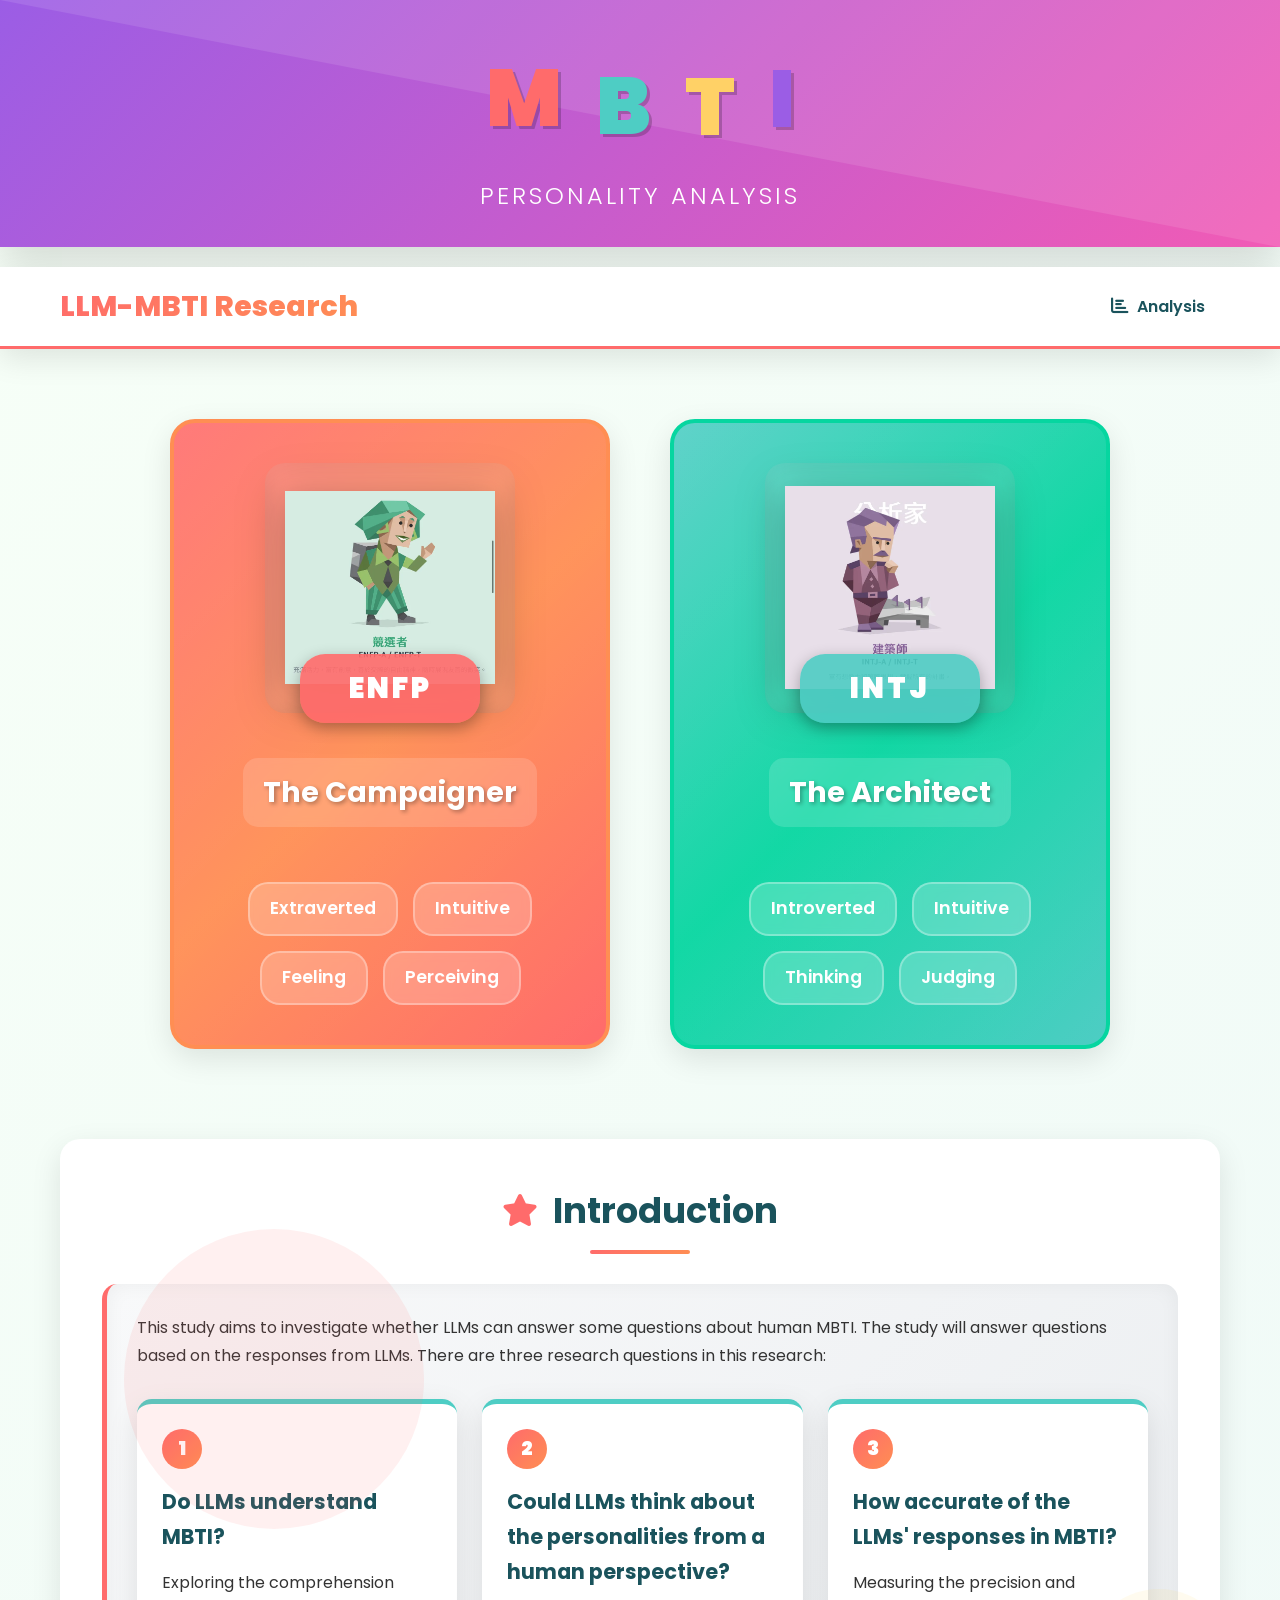
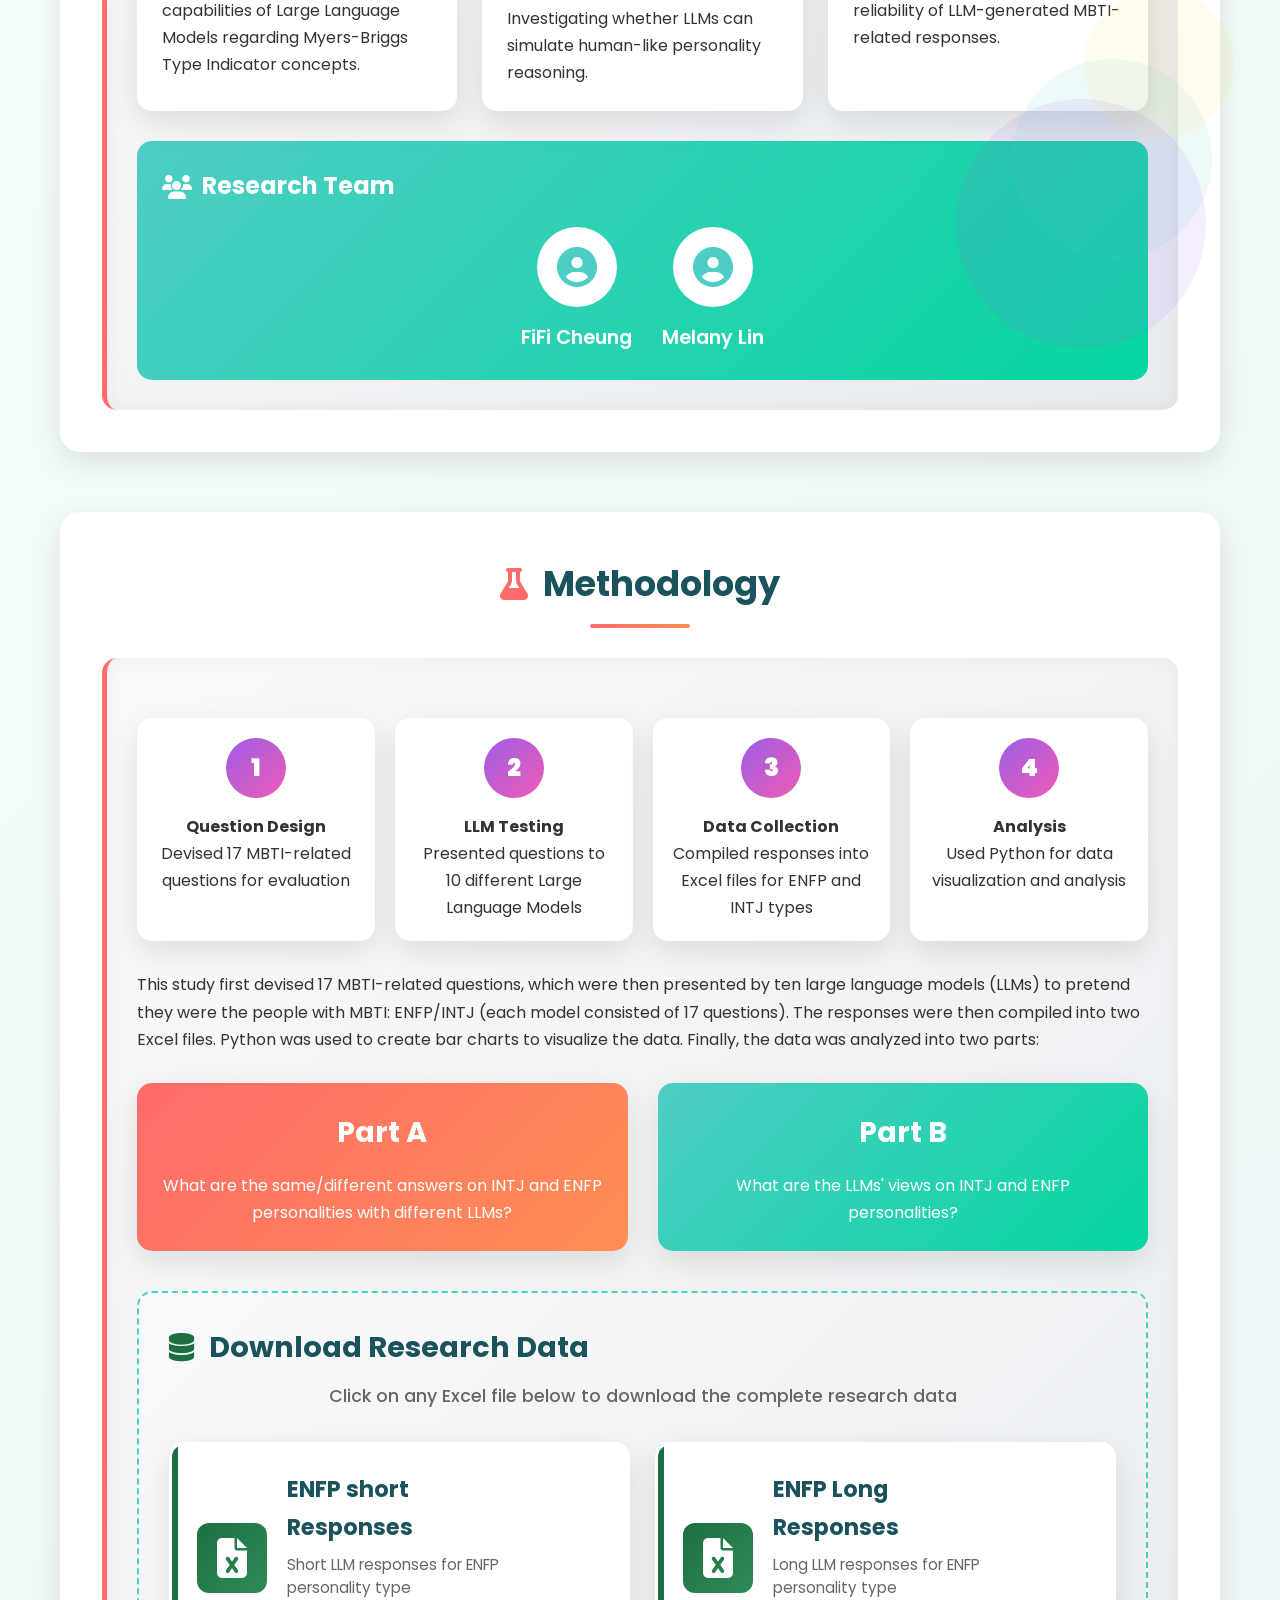
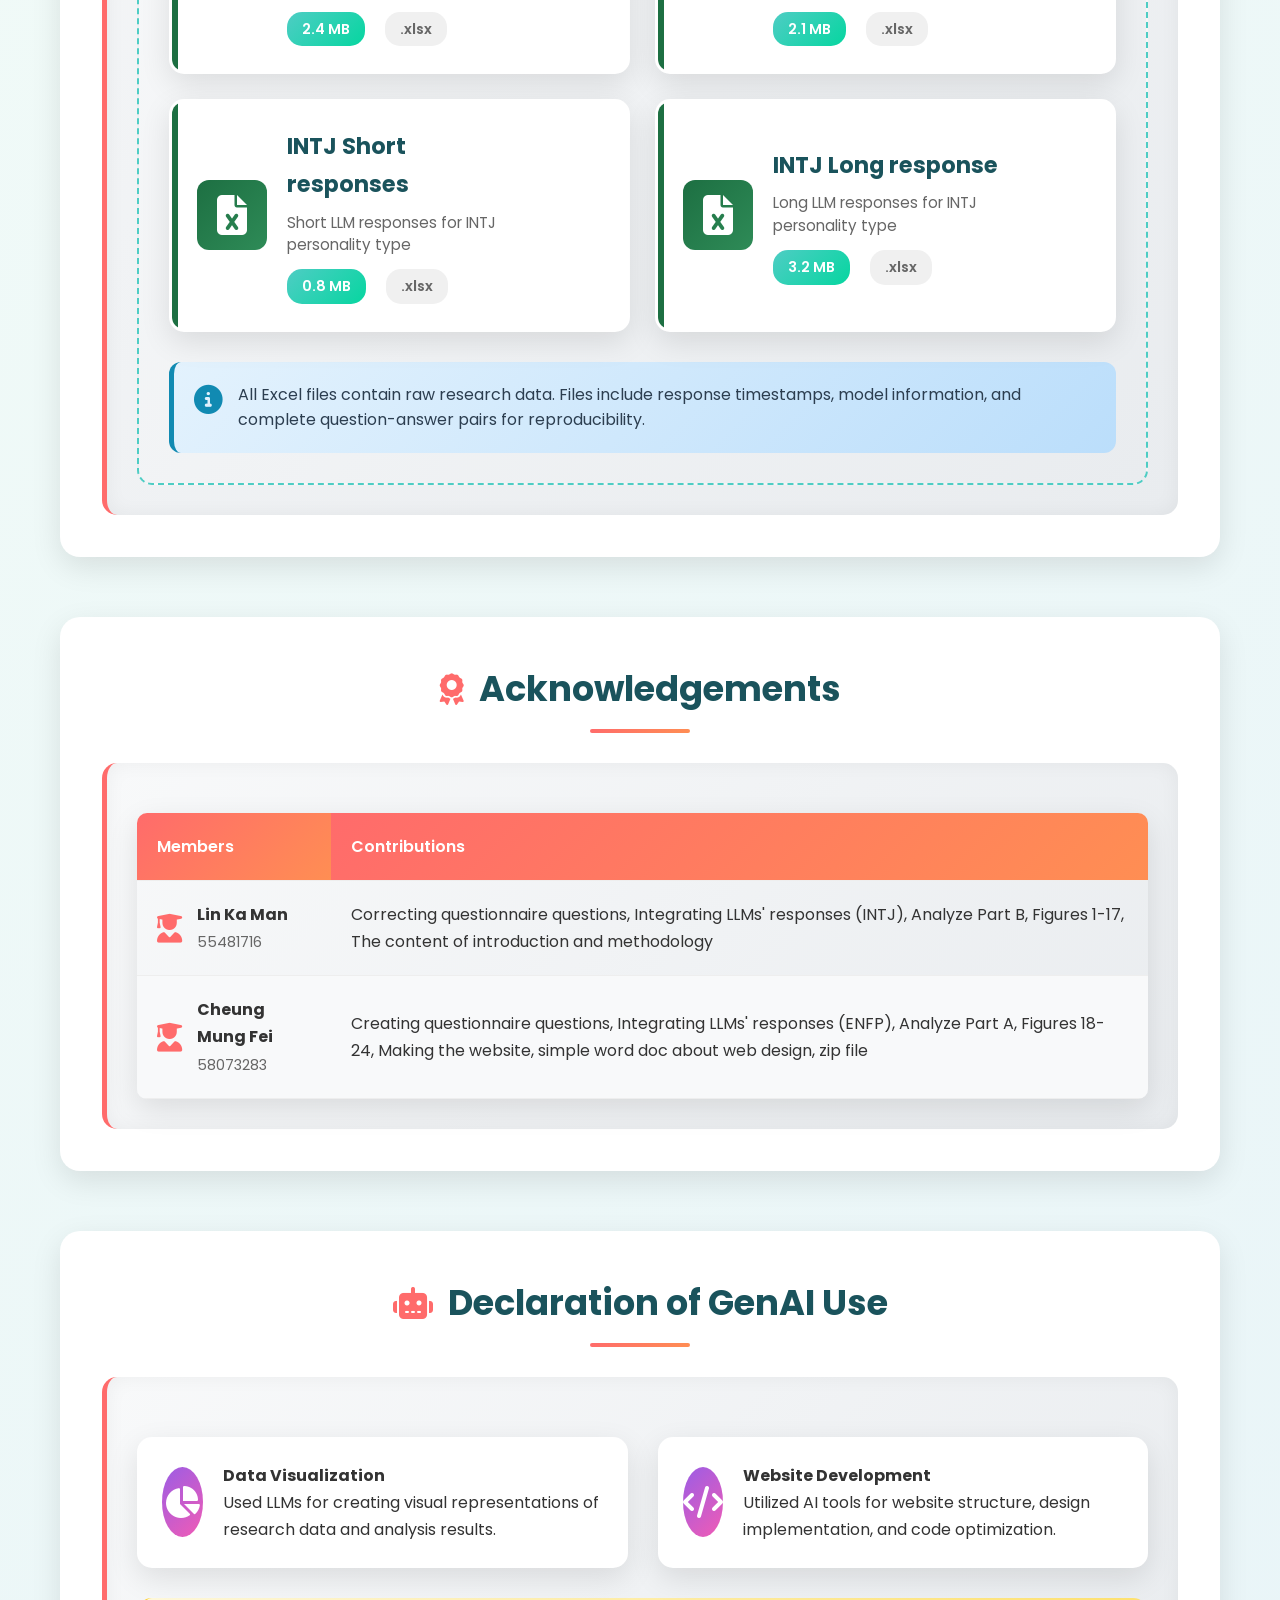
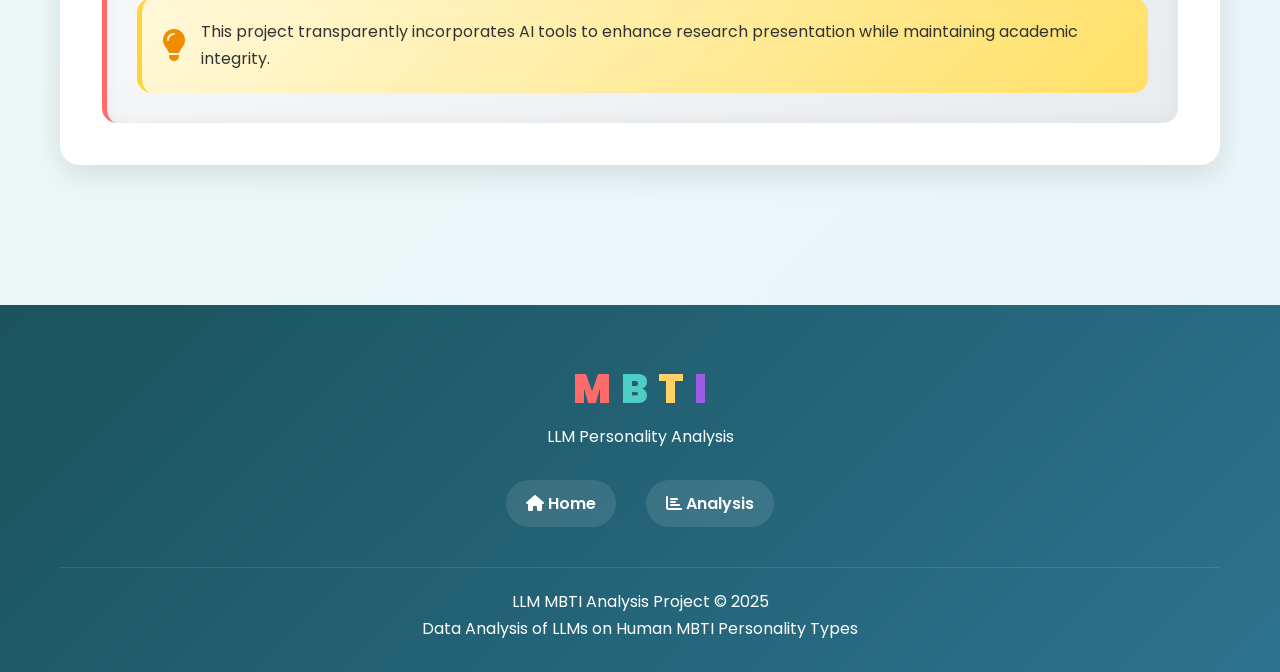
<file: index.html>
<!DOCTYPE html>
<html lang="en">
<head>
    <meta charset="UTF-8">
    <meta name="viewport" content="width=device-width, initial-scale=1.0">
    <title>LLM MBTI Analysis - Home</title>
    <link rel="stylesheet" href="styles.css">
    <link rel="stylesheet" href="https://cdnjs.cloudflare.com/ajax/libs/font-awesome/6.4.0/css/all.min.css">
    <link href="https://fonts.googleapis.com/css2?family=Poppins:wght@300;400;600;700;800&family=Quicksand:wght@400;500;600&display=swap" rel="stylesheet">
</head>
<body>
    <!-- MBTI Big Heading -->
    <div class="mbti-header">
        <div class="mbti-container">
            <div class="mbti-letter">M</div>
            <div class="mbti-letter">B</div>
            <div class="mbti-letter">T</div>
            <div class="mbti-letter">I</div>
            <div class="mbti-subtitle">Personality Analysis</div>
        </div>
    </div>

    <nav class="navbar">
        <div class="nav-container">
            <a href="index.html" class="logo">LLM-MBTI Research</a>
            <ul class="nav-menu">
                <li><a href="index.html" class="active"><i class="fas fa-home"></i> Home</a></li>
                <li><a href="analysis.html"><i class="fas fa-chart-bar"></i> Analysis</a></li>
            </ul>
            <div class="nav-toggle">
                <i class="fas fa-bars"></i>
            </div>
        </div>
    </nav>

    <div class="personality-banner">
        <div class="personality-type enfp">
            <!-- Replace this with your ENFP image -->
            <div class="type-image-container">
                <img src="./enfp-icon.png" alt="ENFP Icon" class="type-image">
                <div class="type-label">ENFP</div>
            </div>
            <div class="type-desc">The Campaigner</div>
            <div class="type-traits">
                <span class="trait">Extraverted</span>
                <span class="trait">Intuitive</span>
                <span class="trait">Feeling</span>
                <span class="trait">Perceiving</span>
            </div>
        </div>
        <div class="personality-type intj">
            <!-- Replace this with your INTJ image -->
            <div class="type-image-container">
                <img src="./intj-icon.png" alt="INTJ Icon" class="type-image">
                <div class="type-label">INTJ</div>
            </div>
            <div class="type-desc">The Architect</div>
            <div class="type-traits">
                <span class="trait">Introverted</span>
                <span class="trait">Intuitive</span>
                <span class="trait">Thinking</span>
                <span class="trait">Judging</span>
            </div>
        </div>
    </div>

    <main class="container">
        <div class="floating-shapes">
            <div class="shape shape1"></div>
            <div class="shape shape2"></div>
            <div class="shape shape3"></div>
            <div class="shape shape4"></div>
        </div>

        <section class="section intro-section">
            <div class="section-header">
                <h2><i class="fas fa-star"></i> Introduction</h2>
                <div class="section-underline"></div>
            </div>
            <div class="content-box intro-box">
                <p>This study aims to investigate whether LLMs can answer some questions about human MBTI. The study will answer questions based on the responses from LLMs. There are three research questions in this research:</p>
                <div class="research-questions">
                    <div class="question-card">
                        <div class="question-number">1</div>
                        <h3>Do LLMs understand MBTI?</h3>
                        <p>Exploring the comprehension capabilities of Large Language Models regarding Myers-Briggs Type Indicator concepts.</p>
                    </div>
                    <div class="question-card">
                        <div class="question-number">2</div>
                        <h3>Could LLMs think about the personalities from a human perspective?</h3>
                        <p>Investigating whether LLMs can simulate human-like personality reasoning.</p>
                    </div>
                    <div class="question-card">
                        <div class="question-number">3</div>
                        <h3>How accurate of the LLMs' responses in MBTI?</h3>
                        <p>Measuring the precision and reliability of LLM-generated MBTI-related responses.</p>
                    </div>
                </div>
                <div class="team-info">
                    <h4><i class="fas fa-users"></i> Research Team</h4>
                    <div class="team-members">
                        <div class="member">
                            <div class="member-avatar">
                                <i class="fas fa-user-circle"></i>
                            </div>
                            <div class="member-name">FiFi Cheung</div>
                        </div>
                        <div class="member">
                            <div class="member-avatar">
                                <i class="fas fa-user-circle"></i>
                            </div>
                            <div class="member-name">Melany Lin</div>
                        </div>
                    </div>
                </div>
            </div>
        </section>

                <section class="section methodology-section">
            <div class="section-header">
                <h2><i class="fas fa-flask"></i> Methodology</h2>
                <div class="section-underline"></div>
            </div>
            <div class="content-box methodology-box">
                <div class="methodology-steps">
                    <div class="step">
                        <div class="step-icon">1</div>
                        <h4>Question Design</h4>
                        <p>Devised 17 MBTI-related questions for evaluation</p>
                    </div>
                    <div class="step">
                        <div class="step-icon">2</div>
                        <h4>LLM Testing</h4>
                        <p>Presented questions to 10 different Large Language Models</p>
                    </div>
                    <div class="step">
                        <div class="step-icon">3</div>
                        <h4>Data Collection</h4>
                        <p>Compiled responses into Excel files for ENFP and INTJ types</p>
                    </div>
                    <div class="step">
                        <div class="step-icon">4</div>
                        <h4>Analysis</h4>
                        <p>Used Python for data visualization and analysis</p>
                    </div>
                </div>
                
                <p>This study first devised 17 MBTI-related questions, which were then presented by ten large language models (LLMs) to pretend they were the people with MBTI: ENFP/INTJ (each model consisted of 17 questions). The responses were then compiled into two Excel files. Python was used to create bar charts to visualize the data. Finally, the data was analyzed into two parts:</p>
                <div class="analysis-parts">
                    <div class="part-card part-a">
                        <h4>Part A</h4>
                        <p>What are the same/different answers on INTJ and ENFP personalities with different LLMs?</p>
                    </div>
                    <div class="part-card part-b">
                        <h4>Part B</h4>
                        <p>What are the LLMs' views on INTJ and ENFP personalities?</p>
                    </div>
                </div>
                
                <div class="excel-files-section">
                    <h3><i class="fas fa-database"></i> Download Research Data</h3>
                    <p class="section-subtitle">Click on any Excel file below to download the complete research data</p>
                    
                    <div class="excel-files-grid">
                        <!-- Excel File 1: ENFP Short responses -->
                        <a href="files/ENFP__Short responses.xlsx" class="excel-file" download>
                            <div class="excel-icon">
                                <i class="fas fa-file-excel"></i>
                            </div>
                            <div class="excel-content">
                                <h4>ENFP short Responses</h4>
                                <p>Short LLM responses for ENFP personality type</p>
                                <div class="file-details">
                                    <span class="file-size">2.4 MB</span>
                                    <span class="file-type">.xlsx</span>
                                </div>
                            </div>
                            <div class="download-btn">
                                <i class="fas fa-download"></i>
                            </div>
                        </a>

                        <!-- Excel File 2: ENFP Long response-->
                        <a href="files/ENFP__Long response.xlsx" class="excel-file" download>
                            <div class="excel-icon">
                                <i class="fas fa-file-excel"></i>
                            </div>
                            <div class="excel-content">
                                <h4>ENFP Long Responses</h4>
                                <p>Long LLM responses for ENFP personality type</p>
                                <div class="file-details">
                                    <span class="file-size">2.1 MB</span>
                                    <span class="file-type">.xlsx</span>
                                </div>
                            </div>
                            <div class="download-btn">
                                <i class="fas fa-download"></i>
                            </div>
                        </a>

                        <!-- Excel File 3: INTJ__Short responses-->
                        <a href="files/INTJ__Short responses.xlsx" class="excel-file" download>
                            <div class="excel-icon">
                                <i class="fas fa-file-excel"></i>
                            </div>
                            <div class="excel-content">
                                <h4>INTJ Short responses</h4>
                                <p>Short LLM responses for INTJ personality type</p>
                                <div class="file-details">
                                    <span class="file-size">0.8 MB</span>
                                    <span class="file-type">.xlsx</span>
                                </div>
                            </div>
                            <div class="download-btn">
                                <i class="fas fa-download"></i>
                            </div>
                        </a>

                        <!-- Excel File 4: INTJ__Long response -->
                        <a href="files/INTJ__Long response.xlsx" class="excel-file" download>
                            <div class="excel-icon">
                                <i class="fas fa-file-excel"></i>
                            </div>
                            <div class="excel-content">
                                <h4>INTJ Long response</h4>
                                <p>Long LLM responses for INTJ personality type</p>
                                <div class="file-details">
                                    <span class="file-size">3.2 MB</span>
                                    <span class="file-type">.xlsx</span>
                                </div>
                            </div>
                            <div class="download-btn">
                                <i class="fas fa-download"></i>
                            </div>
                        </a>
                    </div>
                    
                    <div class="data-notes">
                        <i class="fas fa-info-circle"></i>
                        <p>All Excel files contain raw research data. Files include response timestamps, model information, and complete question-answer pairs for reproducibility.</p>
                    </div>
                </div>
            </div>
        </section>

        <section class="section acknowledgement-section">
            <div class="section-header">
                <h2><i class="fas fa-award"></i> Acknowledgements</h2>
                <div class="section-underline"></div>
            </div>
            <div class="content-box">
                <table class="ack-table">
                    <thead>
                        <tr>
                            <th>Members</th>
                            <th>Contributions</th>
                        </tr>
                    </thead>
                    <tbody>
                        <tr>
                            <td class="member-cell">
                                <div class="member-highlight">
                                    <i class="fas fa-user-graduate"></i>
                                    <div>
                                        <strong>Lin Ka Man</strong><br>
                                        <span class="student-id">55481716</span>
                                    </div>
                                </div>
                            </td>
                            <td>Correcting questionnaire questions, Integrating LLMs' responses (INTJ), Analyze Part B, Figures 1-17, The content of introduction and methodology</td>
                        </tr>
                        <tr>
                            <td class="member-cell">
                                <div class="member-highlight">
                                    <i class="fas fa-user-graduate"></i>
                                    <div>
                                        <strong>Cheung Mung Fei</strong><br>
                                        <span class="student-id">58073283</span>
                                    </div>
                                </div>
                            </td>
                            <td>Creating questionnaire questions, Integrating LLMs' responses (ENFP), Analyze Part A, Figures 18-24, Making the website, simple word doc about web design, zip file</td>
                        </tr>
                    </tbody>
                </table>
            </div>
        </section>

        <section class="section declaration-section">
            <div class="section-header">
                <h2><i class="fas fa-robot"></i> Declaration of GenAI Use</h2>
                <div class="section-underline"></div>
            </div>
            <div class="content-box">
                <div class="genai-usage">
                    <div class="genai-item">
                        <div class="genai-icon">
                            <i class="fas fa-chart-pie"></i>
                        </div>
                        <div class="genai-content">
                            <h4>Data Visualization</h4>
                            <p>Used LLMs for creating visual representations of research data and analysis results.</p>
                        </div>
                    </div>
                    <div class="genai-item">
                        <div class="genai-icon">
                            <i class="fas fa-code"></i>
                        </div>
                        <div class="genai-content">
                            <h4>Website Development</h4>
                            <p>Utilized AI tools for website structure, design implementation, and code optimization.</p>
                        </div>
                    </div>
                </div>
                <div class="genai-note">
                    <i class="fas fa-lightbulb"></i>
                    <p>This project transparently incorporates AI tools to enhance research presentation while maintaining academic integrity.</p>
                </div>
            </div>
        </section>
    </main>

    <footer>
        <div class="footer-content">
            <div class="footer-logo">
                <div class="mbti-mini">
                    <span>M</span><span>B</span><span>T</span><span>I</span>
                </div>
                <p>LLM Personality Analysis</p>
            </div>
            <div class="footer-links">
                <a href="index.html"><i class="fas fa-home"></i> Home</a>
                <a href="analysis.html"><i class="fas fa-chart-bar"></i> Analysis</a>
            </div>
            <div class="footer-copyright">
                <p>LLM MBTI Analysis Project &copy; 2025</p>
                <p>Data Analysis of LLMs on Human MBTI Personality Types</p>
            </div>
        </div>
    </footer>

    <script>
        // Toggle mobile menu
        document.querySelector('.nav-toggle').addEventListener('click', function() {
            document.querySelector('.nav-menu').classList.toggle('show');
        });

        // Animate MBTI letters on scroll
        window.addEventListener('scroll', function() {
            const letters = document.querySelectorAll('.mbti-letter');
            letters.forEach((letter, index) => {
                const scrollPosition = window.scrollY;
                letter.style.transform = `translateY(${Math.sin(scrollPosition / 200 + index) * 10}px)`;
            });
        });

        // Add hover effects to personality types
        document.querySelectorAll('.personality-type').forEach(type => {
            type.addEventListener('mouseenter', function() {
                const image = this.querySelector('.type-image');
                if (image) {
                    image.style.transform = 'scale(1.15) rotate(5deg)';
                }
            });
            
            type.addEventListener('mouseleave', function() {
                const image = this.querySelector('.type-image');
                if (image) {
                    image.style.transform = 'scale(1) rotate(0deg)';
                }
            });
        });
    </script>
</body>
</html>
</file>
<file: styles.css>
/* styles.css - Creative Colorful MBTI Design */
* {
    margin: 0;
    padding: 0;
    box-sizing: border-box;
    font-family: 'Poppins', 'Segoe UI', sans-serif;
}

:root {
    --primary: #FF6B6B;
    --secondary: #4ECDC4;
    --accent1: #FFD166;
    --accent2: #06D6A0;
    --accent3: #118AB2;
    --dark: #1A535C;
    --light: #F7FFF7;
    --purple: #9B5DE5;
    --pink: #F15BB5;
    --gradient1: linear-gradient(135deg, #FF6B6B, #FF8E53);
    --gradient2: linear-gradient(135deg, #4ECDC4, #06D6A0);
    --gradient3: linear-gradient(135deg, #9B5DE5, #F15BB5);
    --shadow: 0 10px 30px rgba(0, 0, 0, 0.1);
    --shadow-heavy: 0 15px 40px rgba(0, 0, 0, 0.15);
}

body {
    background: linear-gradient(135deg, #F7FFF7 0%, #E8F4F8 100%);
    color: #333;
    line-height: 1.7;
    overflow-x: hidden;
    position: relative;
}

.container {
    max-width: 1200px;
    margin: 0 auto;
    padding: 20px;
    position: relative;
    z-index: 2;
}

/* MBTI Big Header */
.mbti-header {
    background: var(--gradient3);
    padding: 30px 0;
    text-align: center;
    position: relative;
    overflow: hidden;
    box-shadow: var(--shadow-heavy);
    margin-bottom: 20px;
}

.mbti-header::before {
    content: '';
    position: absolute;
    top: 0;
    left: 0;
    right: 0;
    bottom: 0;
    background: url('data:image/svg+xml,<svg xmlns="http://www.w3.org/2000/svg" viewBox="0 0 100 100" preserveAspectRatio="none"><path d="M0,0 L100,0 L100,100 Z" fill="rgba(255,255,255,0.1)"/></svg>');
    background-size: cover;
}

.mbti-container {
    position: relative;
    z-index: 2;
}

.mbti-letter {
    display: inline-block;
    font-size: 5rem;
    font-weight: 900;
    margin: 0 15px;
    color: white;
    text-shadow: 3px 3px 0 rgba(0,0,0,0.2);
    transition: all 0.3s ease;
    animation: float 3s ease-in-out infinite;
}

@keyframes float {
    0%, 100% { transform: translateY(0px); }
    50% { transform: translateY(-15px); }
}

.mbti-letter:nth-child(1) { 
    color: #FF6B6B; 
    animation-delay: 0s;
}
.mbti-letter:nth-child(2) { 
    color: #4ECDC4; 
    animation-delay: 0.2s;
}
.mbti-letter:nth-child(3) { 
    color: #FFD166; 
    animation-delay: 0.4s;
}
.mbti-letter:nth-child(4) { 
    color: #9B5DE5; 
    animation-delay: 0.6s;
}

.mbti-subtitle {
    font-size: 1.5rem;
    color: white;
    margin-top: 10px;
    font-weight: 300;
    letter-spacing: 3px;
    text-transform: uppercase;
}

/* Navigation */
.navbar {
    background: white;
    padding: 15px 0;
    box-shadow: var(--shadow);
    position: sticky;
    top: 0;
    z-index: 1000;
    border-bottom: 3px solid var(--primary);
}

.nav-container {
    max-width: 1200px;
    margin: 0 auto;
    display: flex;
    justify-content: space-between;
    align-items: center;
    padding: 0 20px;
}

.logo {
    font-size: 1.8rem;
    font-weight: 800;
    color: var(--dark);
    text-decoration: none;
    background: var(--gradient1);
    background-clip: text;
    -webkit-background-clip: text;
    -webkit-text-fill-color: transparent;
}

.nav-menu {
    display: flex;
    list-style: none;
}

.nav-menu li {
    margin-left: 25px;
    position: relative;
}

.nav-menu a {
    color: var(--dark);
    text-decoration: none;
    font-weight: 600;
    padding: 10px 15px;
    border-radius: 25px;
    transition: all 0.3s ease;
    display: flex;
    align-items: center;
    gap: 8px;
    position: relative;
    overflow: hidden;
}

.nav-menu a::before {
    content: '';
    position: absolute;
    top: 0;
    left: -100%;
    width: 100%;
    height: 100%;
    background: var(--gradient1);
    transition: all 0.4s ease;
    z-index: -1;
}

.nav-menu a:hover::before {
    left: 0;
}

.nav-menu a:hover, .nav-menu a.active {
    color: white;
    transform: translateY(-3px);
}

.nav-menu a i {
    font-size: 1.1rem;
}

.nav-toggle {
    display: none;
    font-size: 1.5rem;
    cursor: pointer;
    color: var(--primary);
}

/* Personality Banner */
.personality-banner {
    display: flex;
    justify-content: center;
    gap: 60px;
    margin: 40px auto;
    max-width: 1000px;
    padding: 30px;
}

.personality-type {
    flex: 1;
    padding: 40px 30px;
    border-radius: 25px;
    text-align: center;
    transition: all 0.4s ease;
    cursor: pointer;
    box-shadow: var(--shadow);
    min-height: 500px;
    display: flex;
    flex-direction: column;
    align-items: center;
    justify-content: center;
    position: relative;
    overflow: hidden;
}

.personality-type::before {
    content: '';
    position: absolute;
    top: 0;
    left: 0;
    right: 0;
    bottom: 0;
    background: linear-gradient(135deg, rgba(255,255,255,0.1), rgba(255,255,255,0));
    z-index: 1;
}

.personality-type > * {
    position: relative;
    z-index: 2;
}

.personality-type:hover {
    transform: translateY(-15px) scale(1.03);
    box-shadow: var(--shadow-heavy);
}

.enfp {
    background: linear-gradient(135deg, #FF6B6B 0%, #FF8E53 50%, #FF6B6B 100%);
    color: white;
    border: 4px solid #FF8E53;
}

.intj {
    background: linear-gradient(135deg, #4ECDC4 0%, #06D6A0 50%, #4ECDC4 100%);
    color: white;
    border: 4px solid #06D6A0;
}

.type-image-container {
    margin-bottom: 25px;
    position: relative;
    width: 250px;
    height: 250px;
    display: flex;
    align-items: center;
    justify-content: center;
}

.type-image {
    width: 100%;
    height: 100%;
    object-fit: contain;
    filter: drop-shadow(0 10px 20px rgba(0,0,0,0.3));
    transition: all 0.5s ease;
    border-radius: 20px;
    background: rgba(255, 255, 255, 0.1);
    padding: 20px;
    backdrop-filter: blur(10px);
}

.type-label {
    position: absolute;
    bottom: -10px;
    left: 50%;
    transform: translateX(-50%);
    background: rgba(0, 0, 0, 0.7);
    color: white;
    padding: 10px 30px;
    border-radius: 25px;
    font-size: 1.8rem;
    font-weight: 900;
    letter-spacing: 3px;
    text-transform: uppercase;
    box-shadow: 0 5px 15px rgba(0,0,0,0.3);
    min-width: 180px;
    text-align: center;
}

.enfp .type-label {
    background: rgba(255, 107, 107, 0.9);
}

.intj .type-label {
    background: rgba(78, 205, 196, 0.9);
}

.type-desc {
    font-size: 1.8rem;
    font-weight: 700;
    margin: 20px 0 30px;
    color: white;
    text-shadow: 2px 2px 4px rgba(0,0,0,0.3);
    padding: 10px 20px;
    background: rgba(255, 255, 255, 0.15);
    border-radius: 15px;
    backdrop-filter: blur(5px);
}

.type-traits {
    display: flex;
    flex-wrap: wrap;
    justify-content: center;
    gap: 15px;
    margin-top: 25px;
    max-width: 300px;
}

.trait {
    background: rgba(255, 255, 255, 0.2);
    padding: 10px 20px;
    border-radius: 20px;
    font-weight: 600;
    font-size: 1.1rem;
    backdrop-filter: blur(5px);
    border: 2px solid rgba(255, 255, 255, 0.3);
    transition: all 0.3s ease;
}

.trait:hover {
    background: rgba(255, 255, 255, 0.3);
    transform: translateY(-3px);
}

/* Floating Shapes */
.floating-shapes {
    position: fixed;
    width: 100%;
    height: 100%;
    pointer-events: none;
    z-index: 1;
}

.shape {
    position: absolute;
    border-radius: 50%;
    opacity: 0.1;
    animation: floatShape 20s infinite linear;
}

.shape1 {
    width: 300px;
    height: 300px;
    background: var(--primary);
    top: 10%;
    left: 5%;
    animation-delay: 0s;
}

.shape2 {
    width: 200px;
    height: 200px;
    background: var(--secondary);
    bottom: 20%;
    right: 10%;
    animation-delay: 5s;
}

.shape3 {
    width: 150px;
    height: 150px;
    background: var(--accent1);
    top: 50%;
    left: 80%;
    animation-delay: 10s;
}

.shape4 {
    width: 250px;
    height: 250px;
    background: var(--purple);
    bottom: 10%;
    left: 70%;
    animation-delay: 15s;
}

@keyframes pulse-glow {
    0%, 100% { 
        filter: drop-shadow(0 10px 20px rgba(0,0,0,0.3)) brightness(1);
    }
    50% { 
        filter: drop-shadow(0 15px 30px rgba(0,0,0,0.4)) brightness(1.1);
    }
}

.enfp .type-image {
    animation: pulse-glow 3s ease-in-out infinite;
}

.intj .type-image {
    animation: pulse-glow 3s ease-in-out infinite 1.5s;
}

@media (max-width: 992px) {
    .type-image-container {
        width: 200px;
        height: 200px;
    }
    
    .type-label {
        font-size: 1.5rem;
        min-width: 150px;
        padding: 8px 20px;
    }
    
    .type-desc {
        font-size: 1.5rem;
    }
    
    .personality-banner {
        gap: 30px;
        padding: 20px;
    }
}

@media (max-width: 768px) {
    .personality-banner {
        flex-direction: column;
        align-items: center;
        gap: 40px;
    }
    
    .personality-type {
        width: 90%;
        min-height: 450px;
    }
    
    .type-image-container {
        width: 180px;
        height: 180px;
    }
    
    .type-traits {
        gap: 10px;
    }
    
    .trait {
        padding: 8px 15px;
        font-size: 1rem;
    }
}

@media (max-width: 480px) {
    .type-image-container {
        width: 150px;
        height: 150px;
    }
    
    .type-label {
        font-size: 1.3rem;
        min-width: 130px;
        padding: 6px 15px;
    }
    
    .type-desc {
        font-size: 1.3rem;
    }
    
    .personality-type {
        padding: 30px 20px;
        min-height: 400px;
    }
}

/* Sections */
.section {
    margin-bottom: 60px;
    background: white;
    border-radius: 20px;
    padding: 40px;
    box-shadow: var(--shadow);
    position: relative;
    overflow: hidden;
    border: 2px solid transparent;
    transition: all 0.3s ease;
}

.section:hover {
    border-color: var(--primary);
    box-shadow: var(--shadow-heavy);
}

.section-header {
    margin-bottom: 30px;
    text-align: center;
}

.section-header h2 {
    color: var(--dark);
    font-size: 2.2rem;
    margin-bottom: 10px;
    display: flex;
    align-items: center;
    justify-content: center;
    gap: 15px;
}

.section-header h2 i {
    color: var(--primary);
    font-size: 2rem;
}

.section-subtitle {
    color: var(--accent3);
    font-size: 1.2rem;
    margin-bottom: 15px;
    font-weight: 500;
}

.section-underline {
    height: 4px;
    width: 100px;
    background: var(--gradient1);
    margin: 0 auto;
    border-radius: 2px;
}

/* Content Boxes */
.content-box {
    padding: 30px;
    background: linear-gradient(135deg, #f8f9fa 0%, #e9ecef 100%);
    border-radius: 15px;
    border-left: 5px solid var(--primary);
    box-shadow: inset 0 0 20px rgba(0,0,0,0.05);
}

/* Research Questions */
.research-questions {
    display: grid;
    grid-template-columns: repeat(auto-fit, minmax(300px, 1fr));
    gap: 25px;
    margin: 30px 0;
}

.question-card {
    background: white;
    padding: 25px;
    border-radius: 15px;
    box-shadow: var(--shadow);
    transition: all 0.3s ease;
    border-top: 5px solid var(--secondary);
}

.question-card:hover {
    transform: translateY(-10px);
    box-shadow: var(--shadow-heavy);
}

.question-number {
    display: inline-block;
    width: 40px;
    height: 40px;
    background: var(--gradient1);
    color: white;
    border-radius: 50%;
    text-align: center;
    line-height: 40px;
    font-weight: 900;
    font-size: 1.2rem;
    margin-bottom: 15px;
}

.question-card h3 {
    color: var(--dark);
    margin-bottom: 15px;
    font-size: 1.3rem;
}

/* Team Info */
.team-info {
    margin-top: 30px;
    padding: 25px;
    background: var(--gradient2);
    border-radius: 15px;
    color: white;
}

.team-info h4 {
    margin-bottom: 20px;
    font-size: 1.5rem;
    display: flex;
    align-items: center;
    gap: 10px;
}

.team-members {
    display: flex;
    gap: 30px;
    justify-content: center;
}

.member {
    text-align: center;
}

.member-avatar {
    width: 80px;
    height: 80px;
    background: white;
    border-radius: 50%;
    display: flex;
    align-items: center;
    justify-content: center;
    margin: 0 auto 15px;
    color: var(--secondary);
    font-size: 2.5rem;
}

.member-name {
    font-weight: 600;
    font-size: 1.2rem;
}

/* Methodology Steps */
.methodology-steps {
    display: grid;
    grid-template-columns: repeat(auto-fit, minmax(200px, 1fr));
    gap: 20px;
    margin: 30px 0;
}

.step {
    text-align: center;
    padding: 20px;
    background: white;
    border-radius: 15px;
    box-shadow: var(--shadow);
    transition: all 0.3s ease;
}

.step:hover {
    transform: scale(1.05);
}

.step-icon {
    width: 60px;
    height: 60px;
    background: var(--gradient3);
    color: white;
    border-radius: 50%;
    line-height: 60px;
    font-size: 1.5rem;
    font-weight: 900;
    margin: 0 auto 15px;
}

.analysis-parts {
    display: flex;
    gap: 30px;
    margin: 30px 0;
}

.part-card {
    flex: 1;
    padding: 25px;
    border-radius: 15px;
    color: white;
    text-align: center;
    box-shadow: var(--shadow);
}

.part-a {
    background: var(--gradient1);
}

.part-b {
    background: var(--gradient2);
}

.part-card h4 {
    font-size: 1.8rem;
    margin-bottom: 15px;
}

/* Excel Files Section */
.excel-files-section {
    margin-top: 40px;
    padding: 30px;
    background: linear-gradient(135deg, #f8f9fa 0%, #e9ecef 100%);
    border-radius: 15px;
    border: 2px dashed var(--secondary);
}

.excel-files-section h3 {
    color: var(--dark);
    margin-bottom: 10px;
    display: flex;
    align-items: center;
    gap: 15px;
    font-size: 1.8rem;
}

.excel-files-section h3 i {
    color: #1D6F42;
}

.excel-files-section .section-subtitle {
    color: #666;
    font-size: 1.1rem;
    margin-bottom: 30px;
    text-align: center;
}

/* Excel Files Grid */
.excel-files-grid {
    display: grid;
    grid-template-columns: repeat(auto-fit, minmax(300px, 1fr));
    gap: 25px;
    margin: 30px 0;
}

/* Excel File Card */
.excel-file {
    background: white;
    border-radius: 15px;
    padding: 25px;
    display: flex;
    align-items: center;
    gap: 20px;
    text-decoration: none;
    color: inherit;
    box-shadow: var(--shadow);
    transition: all 0.4s ease;
    border: 3px solid transparent;
    position: relative;
    overflow: hidden;
}

.excel-file::before {
    content: '';
    position: absolute;
    top: 0;
    left: 0;
    width: 6px;
    height: 100%;
    background: #1D6F42;
    transition: width 0.3s ease;
}

.excel-file:hover {
    transform: translateY(-10px) scale(1.02);
    box-shadow: var(--shadow-heavy);
    border-color: #1D6F42;
}

.excel-file:hover::before {
    width: 100%;
    opacity: 0.1;
}

.excel-icon {
    width: 70px;
    height: 70px;
    background: linear-gradient(135deg, #1D6F42, #2e8b57);
    border-radius: 12px;
    display: flex;
    align-items: center;
    justify-content: center;
    color: white;
    font-size: 2.5rem;
    flex-shrink: 0;
    transition: all 0.3s ease;
    z-index: 2;
}

.excel-file:hover .excel-icon {
    transform: rotate(15deg) scale(1.1);
    background: linear-gradient(135deg, #FF6B6B, #FF8E53);
}

.excel-content {
    flex: 1;
    z-index: 2;
}

.excel-content h4 {
    color: var(--dark);
    margin-bottom: 8px;
    font-size: 1.4rem;
    transition: color 0.3s ease;
}

.excel-file:hover .excel-content h4 {
    color: #1D6F42;
}

.excel-content p {
    color: #666;
    font-size: 0.95rem;
    margin-bottom: 12px;
    line-height: 1.5;
}

.file-details {
    display: flex;
    gap: 20px;
    font-size: 0.9rem;
}

.file-size {
    background: var(--gradient2);
    color: white;
    padding: 5px 15px;
    border-radius: 15px;
    font-weight: 600;
}

.file-type {
    background: #f0f0f0;
    color: #666;
    padding: 5px 15px;
    border-radius: 15px;
    font-weight: 600;
}

.download-btn {
    width: 50px;
    height: 50px;
    background: var(--gradient1);
    color: white;
    border-radius: 50%;
    display: flex;
    align-items: center;
    justify-content: center;
    font-size: 1.5rem;
    flex-shrink: 0;
    transition: all 0.3s ease;
    z-index: 2;
    opacity: 0;
    transform: translateX(20px);
}

.excel-file:hover .download-btn {
    opacity: 1;
    transform: translateX(0);
}

.download-btn:hover {
    background: var(--gradient3);
    transform: scale(1.1);
}

/* Data Notes */
.data-notes {
    margin-top: 30px;
    padding: 20px;
    background: linear-gradient(135deg, #e3f2fd, #bbdefb);
    border-radius: 12px;
    display: flex;
    align-items: flex-start;
    gap: 15px;
    border-left: 5px solid var(--accent3);
}

.data-notes i {
    color: var(--accent3);
    font-size: 1.8rem;
    margin-top: 3px;
}

.data-notes p {
    margin: 0;
    color: #2c3e50;
    font-size: 1rem;
    line-height: 1.6;
}

/* Responsive Design for Excel Files */
@media (max-width: 1200px) {
    .excel-files-grid {
        grid-template-columns: repeat(2, 1fr);
    }
}

@media (max-width: 768px) {
    .excel-files-grid {
        grid-template-columns: 1fr;
    }
    
    .excel-file {
        flex-direction: column;
        text-align: center;
        padding: 25px 20px;
    }
    
    .excel-icon {
        width: 80px;
        height: 80px;
        font-size: 3rem;
    }
    
    .download-btn {
        opacity: 1;
        transform: translateX(0);
        position: absolute;
        bottom: -15px;
        right: 20px;
        width: 40px;
        height: 40px;
        font-size: 1.2rem;
    }
    
    .file-details {
        justify-content: center;
    }
    
    .data-notes {
        flex-direction: column;
        text-align: center;
    }
}

@media (max-width: 480px) {
    .excel-files-section {
        padding: 20px;
    }
    
    .excel-files-section h3 {
        font-size: 1.5rem;
    }
    
    .excel-content h4 {
        font-size: 1.2rem;
    }
}

/* Tables */
.ack-table {
    width: 100%;
    border-collapse: collapse;
    margin-top: 20px;
    border-radius: 10px;
    overflow: hidden;
    box-shadow: var(--shadow);
}

.ack-table th, .ack-table td {
    padding: 20px;
    text-align: left;
    border-bottom: 1px solid #eee;
}

.ack-table th {
    background: var(--gradient1);
    color: white;
    font-weight: 600;
}

.ack-table tr:nth-child(even) {
    background-color: #f8f9fa;
}

.ack-table tr:hover {
    background-color: #e9ecef;
}

.member-cell {
    font-weight: 600;
}

.member-highlight {
    display: flex;
    align-items: center;
    gap: 15px;
}

.member-highlight i {
    font-size: 1.8rem;
    color: var(--primary);
}

.student-id {
    font-size: 0.9rem;
    color: #666;
    font-weight: normal;
}

/* GenAI Usage */
.genai-usage {
    display: flex;
    gap: 30px;
    margin: 30px 0;
}

.genai-item {
    flex: 1;
    display: flex;
    align-items: center;
    gap: 20px;
    padding: 25px;
    background: white;
    border-radius: 15px;
    box-shadow: var(--shadow);
}

.genai-icon {
    width: 70px;
    height: 70px;
    background: var(--gradient3);
    color: white;
    border-radius: 50%;
    display: flex;
    align-items: center;
    justify-content: center;
    font-size: 2rem;
}

.genai-note {
    background: linear-gradient(135deg, #fff9db, #ffe066);
    padding: 20px;
    border-radius: 15px;
    border-left: 5px solid #ffd43b;
    display: flex;
    align-items: center;
    gap: 15px;
}

.genai-note i {
    font-size: 2rem;
    color: #f08c00;
}

/* Figures */
.figure-container {
    margin: 40px 0;
    padding: 30px;
    background: white;
    border-radius: 15px;
    box-shadow: var(--shadow);
    border: 2px solid transparent;
    transition: all 0.3s ease;
}

.figure-container:hover {
    border-color: var(--secondary);
    box-shadow: var(--shadow-heavy);
}

.highlight-figure {
    border: 3px solid var(--accent1);
    background: linear-gradient(135deg, #fff9db, white);
}

.figure-header {
    display: flex;
    align-items: center;
    gap: 15px;
    margin-bottom: 20px;
}

.figure-badge {
    background: var(--gradient1);
    color: white;
    padding: 8px 20px;
    border-radius: 25px;
    font-weight: 700;
    font-size: 0.9rem;
}

.figure-title {
    color: var(--dark);
    font-size: 1.5rem;
    margin: 0;
}

.figure-subtitle {
    color: var(--accent3);
    font-size: 1.2rem;
    margin-bottom: 25px;
    text-align: center;
    font-weight: 500;
}

.figure-image {
    max-width: 100%;
    height: auto;
    display: block;
    margin: 25px auto;
    border-radius: 10px;
    box-shadow: 0 5px 20px rgba(0,0,0,0.1);
    border: 2px solid #eee;
    transition: all 0.3s ease;
}

.figure-image:hover {
    transform: scale(1.02);
}

.figure-analysis {
    display: grid;
    grid-template-columns: repeat(auto-fit, minmax(250px, 1fr));
    gap: 20px;
    margin-top: 30px;
}

.analysis-point {
    display: flex;
    align-items: center;
    gap: 15px;
    padding: 15px;
    background: #f8f9fa;
    border-radius: 10px;
    border-left: 4px solid var(--primary);
}

.point-icon {
    width: 40px;
    height: 40px;
    background: var(--gradient1);
    color: white;
    border-radius: 50%;
    display: flex;
    align-items: center;
    justify-content: center;
    font-size: 1.2rem;
}

/* Figure Grid */
.figure-grid {
    display: grid;
    grid-template-columns: repeat(auto-fit, minmax(400px, 1fr));
    gap: 30px;
    margin: 40px 0;
}

.figure-card {
    background: white;
    padding: 25px;
    border-radius: 15px;
    box-shadow: var(--shadow);
    transition: all 0.3s ease;
}

.figure-card:hover {
    transform: translateY(-10px);
}

.figure-insight {
    background: var(--gradient2);
    color: white;
    padding: 20px;
    border-radius: 10px;
    margin-top: 20px;
    display: flex;
    align-items: center;
    gap: 15px;
}

.figure-insight i {
    font-size: 1.5rem;
}

/* Similarity Insights */
.similarity-insights {
    display: grid;
    grid-template-columns: repeat(auto-fit, minmax(300px, 1fr));
    gap: 25px;
    margin-top: 30px;
}

.insight-card {
    padding: 25px;
    border-radius: 15px;
    color: white;
}

.insight-good {
    background: var(--gradient2);
}

.insight-bad {
    background: var(--gradient1);
}

.insight-card h4 {
    margin-bottom: 15px;
    display: flex;
    align-items: center;
    gap: 10px;
    font-size: 1.3rem;
}

/* Accuracy Breakdown */
.accuracy-breakdown {
    display: flex;
    justify-content: center;
    gap: 40px;
    margin: 30px 0;
}

.accuracy-metric {
    text-align: center;
}

.metric-value {
    font-size: 3rem;
    font-weight: 900;
    margin-bottom: 10px;
}

.metric-label {
    font-size: 1.1rem;
    color: #666;
    font-weight: 500;
}

.figure-conclusion {
    background: linear-gradient(135deg, #e9ecef, #f8f9fa);
    padding: 20px;
    border-radius: 10px;
    margin-top: 25px;
    display: flex;
    align-items: center;
    gap: 15px;
    border-left: 5px solid var(--accent1);
}

.figure-conclusion i {
    font-size: 2rem;
    color: var(--accent1);
}

/* Key Questions */
.key-questions {
    margin-top: 50px;
}

.comparison-notes {
    display: flex;
    justify-content: center;
    gap: 30px;
    margin: 25px 0;
}

.note-item {
    display: flex;
    align-items: center;
    gap: 10px;
}

.note-color {
    width: 20px;
    height: 20px;
    border-radius: 50%;
}

.social { background: var(--primary); }
.mixed { background: var(--accent1); }
.similar { background: var(--secondary); }

/* Differentiating Table */
.differentiating-table {
    margin-top: 30px;
    overflow-x: auto;
}

.diff-table {
    width: 100%;
    border-collapse: collapse;
    box-shadow: var(--shadow);
    border-radius: 10px;
    overflow: hidden;
}

.diff-table th {
    background: var(--gradient3);
    color: white;
    padding: 20px;
    text-align: left;
    font-weight: 600;
}

.diff-table td {
    padding: 20px;
    border-bottom: 1px solid #eee;
}

.diff-table tr:hover {
    background-color: #f8f9fa;
}

.top-diff {
    background: linear-gradient(135deg, #fff9db, #ffe066) !important;
}

.rank-badge {
    display: inline-block;
    width: 35px;
    height: 35px;
    background: var(--gradient1);
    color: white;
    border-radius: 50%;
    text-align: center;
    line-height: 35px;
    font-weight: 900;
}

.answer-badge {
    display: inline-block;
    padding: 8px 15px;
    background: var(--gradient2);
    color: white;
    border-radius: 20px;
    font-weight: 600;
}

.answer-badge.mixed {
    background: var(--accent1);
}

.score-badge {
    display: inline-block;
    padding: 10px 20px;
    background: var(--gradient1);
    color: white;
    border-radius: 25px;
    font-weight: 900;
    font-size: 1.1rem;
}

/* Part B Styles */
.note-box {
    background: linear-gradient(135deg, #e3f2fd, #bbdefb);
    padding: 20px;
    border-radius: 15px;
    margin-bottom: 30px;
    display: flex;
    align-items: center;
    gap: 15px;
    border-left: 5px solid var(--accent3);
}

.note-box i {
    font-size: 2rem;
    color: var(--accent3);
}

.subsection {
    margin: 40px 0 30px;
    padding-bottom: 20px;
    border-bottom: 3px solid var(--secondary);
}

.subsection h3 {
    color: var(--dark);
    font-size: 1.8rem;
    display: flex;
    align-items: center;
    gap: 15px;
}

/* Figure Gallery */
.figure-gallery {
    display: grid;
    grid-template-columns: repeat(auto-fill, minmax(250px, 1fr));
    gap: 25px;
    margin: 40px 0;
}

.gallery-item {
    background: white;
    padding: 20px;
    border-radius: 15px;
    box-shadow: var(--shadow);
    transition: all 0.3s ease;
    text-align: center;
}

.gallery-item:hover {
    transform: translateY(-10px);
}

.figure-mini-header {
    margin-bottom: 15px;
}

.figure-mini-badge {
    display: inline-block;
    background: var(--gradient2);
    color: white;
    padding: 5px 15px;
    border-radius: 20px;
    font-size: 0.9rem;
    font-weight: 600;
    margin-bottom: 10px;
}

.gallery-image {
    width: 100%;
    height: 180px;
    object-fit: cover;
    border-radius: 10px;
    margin-top: 10px;
}

/* Analysis Cards */
.analysis-points {
    display: grid;
    grid-template-columns: repeat(auto-fit, minmax(300px, 1fr));
    gap: 25px;
    margin: 40px 0;
}

.analysis-card {
    background: white;
    padding: 25px;
    border-radius: 15px;
    box-shadow: var(--shadow);
    display: flex;
    gap: 20px;
    transition: all 0.3s ease;
}

.analysis-card:hover {
    transform: translateY(-10px);
}

.analysis-icon {
    width: 60px;
    height: 60px;
    background: var(--gradient1);
    color: white;
    border-radius: 50%;
    display: flex;
    align-items: center;
    justify-content: center;
    font-size: 1.5rem;
    flex-shrink: 0;
}

.analysis-content h4 {
    color: var(--dark);
    margin-bottom: 10px;
    font-size: 1.3rem;
}

/* Accuracy Analysis */
.accuracy-section {
    margin: 40px 0;
}

.accuracy-item {
    background: white;
    padding: 30px;
    border-radius: 15px;
    box-shadow: var(--shadow);
    margin-bottom: 30px;
}

.accuracy-item.highlight {
    border: 3px solid var(--accent2);
}

.accuracy-item.warning {
    border: 3px solid #ff6b6b;
}

.accuracy-header {
    display: flex;
    align-items: center;
    gap: 20px;
    margin-bottom: 25px;
}

.accuracy-badge {
    background: var(--gradient2);
    color: white;
    padding: 8px 20px;
    border-radius: 25px;
    font-weight: 700;
    font-size: 0.9rem;
}

.accuracy-badge.warning {
    background: var(--gradient1);
}

.accuracy-badge.small {
    padding: 5px 15px;
    font-size: 0.8rem;
}

.accuracy-image {
    width: 100%;
    max-height: 400px;
    object-fit: contain;
    border-radius: 10px;
    margin: 20px 0;
    box-shadow: 0 5px 15px rgba(0,0,0,0.1);
}

.accuracy-explanation {
    background: #f8f9fa;
    padding: 25px;
    border-radius: 10px;
    margin-top: 25px;
    border-left: 5px solid var(--secondary);
}

.accuracy-grid {
    display: grid;
    grid-template-columns: repeat(auto-fit, minmax(250px, 1fr));
    gap: 25px;
    margin-top: 30px;
}

.accuracy-card {
    background: white;
    padding: 20px;
    border-radius: 15px;
    box-shadow: var(--shadow);
    transition: all 0.3s ease;
}

.accuracy-card:hover {
    transform: translateY(-10px);
}

.accuracy-card-header {
    display: flex;
    align-items: center;
    justify-content: space-between;
    margin-bottom: 15px;
}

.accuracy-card-image {
    width: 100%;
    height: 150px;
    object-fit: cover;
    border-radius: 10px;
    margin: 15px 0;
}

/* Additional Figures */
.additional-figures {
    display: flex;
    gap: 30px;
    justify-content: center;
    margin-top: 40px;
}

.figure-mini {
    text-align: center;
    padding: 20px;
    background: white;
    border-radius: 15px;
    box-shadow: var(--shadow);
    width: 200px;
}

.mini-image {
    width: 100%;
    height: 120px;
    object-fit: cover;
    border-radius: 10px;
    margin-top: 15px;
}

/* Conclusion */
.conclusion-box {
    background: linear-gradient(135deg, #1A535C, #2d728f);
    color: white;
    border: none;
}

.conclusion-main {
    display: flex;
    align-items: center;
    gap: 30px;
    margin-bottom: 40px;
}

.conclusion-icon {
    font-size: 4rem;
    color: var(--accent1);
}

.conclusion-content h3 {
    font-size: 2rem;
    margin-bottom: 20px;
    color: white;
}

.conclusion-points {
    display: grid;
    grid-template-columns: repeat(auto-fit, minmax(250px, 1fr));
    gap: 30px;
}

.conclusion-point {
    text-align: center;
    padding: 25px;
    background: rgba(255, 255, 255, 0.1);
    border-radius: 15px;
    backdrop-filter: blur(10px);
}

.conclusion-point i {
    font-size: 2.5rem;
    color: var(--accent1);
    margin-bottom: 15px;
}

.conclusion-point h4 {
    margin-bottom: 15px;
    font-size: 1.3rem;
}

/* Footer */
footer {
    background: linear-gradient(135deg, #1A535C, #2d728f);
    color: white;
    padding: 50px 0 30px;
    margin-top: 60px;
}

.footer-content {
    max-width: 1200px;
    margin: 0 auto;
    padding: 0 20px;
    text-align: center;
}

.footer-logo {
    margin-bottom: 30px;
}

.mbti-mini span {
    display: inline-block;
    font-size: 2.5rem;
    font-weight: 900;
    margin: 0 5px;
}

.mbti-mini span:nth-child(1) { color: #FF6B6B; }
.mbti-mini span:nth-child(2) { color: #4ECDC4; }
.mbti-mini span:nth-child(3) { color: #FFD166; }
.mbti-mini span:nth-child(4) { color: #9B5DE5; }

.footer-links {
    display: flex;
    justify-content: center;
    gap: 30px;
    margin: 30px 0;
}

.footer-links a {
    color: white;
    text-decoration: none;
    font-weight: 600;
    padding: 10px 20px;
    border-radius: 25px;
    background: rgba(255, 255, 255, 0.1);
    transition: all 0.3s ease;
}

.footer-links a:hover {
    background: rgba(255, 255, 255, 0.2);
    transform: translateY(-3px);
}

.footer-copyright {
    margin-top: 40px;
    padding-top: 20px;
    border-top: 1px solid rgba(255, 255, 255, 0.1);
}

.footer-note {
    margin-top: 15px;
    color: rgba(255, 255, 255, 0.7);
    font-size: 0.9rem;
}

.footer-note i {
    color: #FF6B6B;
    margin-right: 5px;
}

/* Analysis Hero */
.analysis-hero {
    background: var(--gradient3);
    padding: 60px 20px;
    text-align: center;
    color: white;
    position: relative;
    overflow: hidden;
    margin-bottom: 40px;
    border-radius: 0 0 30px 30px;
}

.hero-content h1 {
    font-size: 3rem;
    margin-bottom: 15px;
    text-shadow: 2px 2px 0 rgba(0,0,0,0.2);
}

.hero-content p {
    font-size: 1.3rem;
    max-width: 800px;
    margin: 0 auto 40px;
    opacity: 0.9;
}

.hero-stats {
    display: flex;
    justify-content: center;
    gap: 40px;
    margin-top: 40px;
}

.stat {
    background: rgba(255, 255, 255, 0.2);
    padding: 20px 30px;
    border-radius: 15px;
    backdrop-filter: blur(10px);
    min-width: 120px;
}

.stat-number {
    font-size: 2.5rem;
    font-weight: 900;
    margin-bottom: 5px;
}

.hero-graphic {
    position: absolute;
    width: 100%;
    height: 100%;
    top: 0;
    left: 0;
    pointer-events: none;
}

.graphic-circle {
    position: absolute;
    border-radius: 50%;
    background: rgba(255, 255, 255, 0.1);
}

.circle1 {
    width: 200px;
    height: 200px;
    top: -100px;
    right: -100px;
}

.circle2 {
    width: 150px;
    height: 150px;
    bottom: -75px;
    left: 20%;
}

.circle3 {
    width: 100px;
    height: 100px;
    top: 30%;
    left: 10%;
}

/* Responsive Design */
@media (max-width: 992px) {
    .mbti-letter {
        font-size: 4rem;
        margin: 0 10px;
    }
    
    .research-questions,
    .methodology-steps,
    .analysis-parts,
    .genai-usage {
        grid-template-columns: 1fr;
    }
    
    .team-members,
    .excel-placeholder,
    .hero-stats {
        flex-direction: column;
        align-items: center;
    }
    
    .figure-grid {
        grid-template-columns: 1fr;
    }
}

@media (max-width: 768px) {
    .nav-menu {
        position: fixed;
        top: 80px;
        left: -100%;
        width: 100%;
        background: white;
        flex-direction: column;
        padding: 20px;
        transition: all 0.3s ease;
        box-shadow: var(--shadow-heavy);
        z-index: 999;
    }
    
    .nav-menu.show {
        left: 0;
    }
    
    .nav-menu li {
        margin: 10px 0;
    }
    
    .nav-toggle {
        display: block;
    }
    
    .mbti-letter {
        font-size: 3rem;
        margin: 0 5px;
    }
    
    .personality-banner {
        flex-direction: column;
        align-items: center;
    }
    
    .personality-type {
        width: 90%;
    }
    
    .section {
        padding: 25px;
    }
    
    .accuracy-breakdown,
    .comparison-notes,
    .footer-links {
        flex-direction: column;
        align-items: center;
        gap: 20px;
    }
    
    .figure-analysis,
    .similarity-insights,
    .analysis-points,
    .conclusion-points {
        grid-template-columns: 1fr;
    }
    
    .hero-content h1 {
        font-size: 2.2rem;
    }
    
    .section-header h2 {
        font-size: 1.8rem;
    }
}

@media (max-width: 480px) {
    .mbti-letter {
        font-size: 2.5rem;
    }
    
    .mbti-subtitle {
        font-size: 1rem;
    }
    
    .section {
        padding: 20px;
    }
    
    .content-box {
        padding: 20px;
    }
    
    .figure-container {
        padding: 20px;
    }
    
    .accuracy-metric {
        margin-bottom: 20px;
    }
}
/* Zoom Functionality Styles */

/* Zoomable Image Container */
.zoomable-image-container {
    position: relative;
    overflow: hidden;
    border-radius: 10px;
    margin: 20px 0;
    cursor: zoom-in;
    background: #f8f9fa;
    border: 2px solid #e9ecef;
    transition: all 0.3s ease;
}

.zoomable-image-container:hover {
    border-color: var(--primary);
    box-shadow: 0 5px 20px rgba(0,0,0,0.1);
}

.zoomable {
    width: 100%;
    height: auto;
    display: block;
    transition: transform 0.3s ease;
    cursor: zoom-in;
}

/* Zoom Controls */
.zoom-controls {
    position: absolute;
    bottom: 15px;
    right: 15px;
    display: flex;
    gap: 8px;
    opacity: 0;
    transition: opacity 0.3s ease;
    z-index: 10;
}

.zoomable-image-container:hover .zoom-controls {
    opacity: 1;
}

.zoom-btn {
    width: 40px;
    height: 40px;
    background: rgba(255, 255, 255, 0.9);
    border: 2px solid var(--primary);
    border-radius: 50%;
    color: var(--primary);
    font-size: 1.1rem;
    cursor: pointer;
    display: flex;
    align-items: center;
    justify-content: center;
    transition: all 0.3s ease;
    box-shadow: 0 3px 10px rgba(0,0,0,0.2);
}

.zoom-btn:hover {
    background: var(--primary);
    color: white;
    transform: scale(1.1);
}

.zoom-btn:active {
    transform: scale(0.95);
}

.mini-controls {
    bottom: 10px;
    right: 10px;
}

.mini-controls .zoom-btn {
    width: 32px;
    height: 32px;
    font-size: 0.9rem;
}

/* Fullscreen Zoom Modal */
.zoom-modal {
    display: none;
    position: fixed;
    top: 0;
    left: 0;
    width: 100%;
    height: 100%;
    background: rgba(0, 0, 0, 0.9);
    z-index: 10000;
    opacity: 0;
    animation: fadeIn 0.3s forwards;
}

@keyframes fadeIn {
    from { opacity: 0; }
    to { opacity: 1; }
}

.modal-content {
    position: absolute;
    top: 50%;
    left: 50%;
    transform: translate(-50%, -50%);
    background: white;
    width: 90%;
    max-width: 1200px;
    max-height: 90vh;
    border-radius: 15px;
    overflow: hidden;
    box-shadow: 0 20px 60px rgba(0,0,0,0.3);
    display: flex;
    flex-direction: column;
}

.modal-header {
    background: linear-gradient(135deg, var(--primary), var(--accent1));
    color: white;
    padding: 20px 30px;
    display: flex;
    justify-content: space-between;
    align-items: center;
    border-bottom: 3px solid rgba(255,255,255,0.2);
}

.modal-header h3 {
    margin: 0;
    font-size: 1.5rem;
    font-weight: 600;
}

.modal-close {
    background: rgba(255, 255, 255, 0.2);
    border: none;
    color: white;
    width: 40px;
    height: 40px;
    border-radius: 50%;
    font-size: 1.3rem;
    cursor: pointer;
    display: flex;
    align-items: center;
    justify-content: center;
    transition: all 0.3s ease;
}

.modal-close:hover {
    background: rgba(255, 255, 255, 0.3);
    transform: rotate(90deg);
}

.modal-body {
    flex: 1;
    display: flex;
    align-items: center;
    justify-content: center;
    padding: 30px;
    overflow: auto;
    background: #f8f9fa;
    position: relative;
}

.modal-body img {
    max-width: 100%;
    max-height: 60vh;
    object-fit: contain;
    transition: transform 0.3s ease;
    cursor: grab;
}

.modal-body img:active {
    cursor: grabbing;
}

.modal-controls {
    padding: 20px 30px;
    background: white;
    border-top: 1px solid #eee;
    display: flex;
    gap: 15px;
    justify-content: center;
    flex-wrap: wrap;
}

.modal-btn {
    padding: 12px 25px;
    background: var(--gradient2);
    color: white;
    border: none;
    border-radius: 25px;
    font-weight: 600;
    font-size: 1rem;
    cursor: pointer;
    display: flex;
    align-items: center;
    gap: 10px;
    transition: all 0.3s ease;
    box-shadow: 0 3px 10px rgba(0,0,0,0.1);
}

.modal-btn:hover {
    transform: translateY(-3px);
    box-shadow: 0 5px 15px rgba(0,0,0,0.2);
}

.modal-btn:active {
    transform: translateY(0);
}

.modal-btn:nth-child(1) { background: var(--gradient1); }
.modal-btn:nth-child(2) { background: var(--gradient3); }
.modal-btn:nth-child(3) { background: var(--gradient2); }
.modal-btn:nth-child(4) { background: linear-gradient(135deg, #118AB2, #073B4C); }

.modal-footer {
    padding: 15px 30px;
    background: #f8f9fa;
    border-top: 1px solid #eee;
    display: flex;
    justify-content: space-between;
    color: #666;
    font-size: 0.9rem;
}

.zoom-level, .image-info {
    display: flex;
    align-items: center;
    gap: 10px;
}

#zoomLevel {
    font-weight: 700;
    color: var(--primary);
    font-size: 1.1rem;
}

#imageDimensions {
    font-family: monospace;
    background: #e9ecef;
    padding: 3px 8px;
    border-radius: 4px;
}

/* Responsive adjustments for zoom */
@media (max-width: 768px) {
    .modal-content {
        width: 95%;
        height: 95vh;
    }
    
    .modal-controls {
        flex-direction: column;
        align-items: center;
    }
    
    .modal-btn {
        width: 100%;
        max-width: 300px;
        justify-content: center;
    }
    
    .modal-footer {
        flex-direction: column;
        gap: 10px;
        text-align: center;
    }
    
    .zoom-controls {
        opacity: 1; /* Always show on mobile */
        background: rgba(255, 255, 255, 0.8);
        padding: 5px;
        border-radius: 20px;
    }
    
    .mini-controls .zoom-btn {
        width: 28px;
        height: 28px;
        font-size: 0.8rem;
    }
}

/* Touch device improvements */
@media (hover: none) and (pointer: coarse) {
    .zoomable-image-container {
        cursor: pointer;
    }
    
    .zoom-controls {
        opacity: 1;
        background: rgba(255, 255, 255, 0.9);
        padding: 5px;
        border-radius: 20px;
        box-shadow: 0 3px 10px rgba(0,0,0,0.1);
    }
    
    .zoom-btn {
        width: 44px;
        height: 44px;
        font-size: 1.2rem;
    }
}

/* Custom scrollbar for modal body */
.modal-body::-webkit-scrollbar {
    width: 8px;
    height: 8px;
}

.modal-body::-webkit-scrollbar-track {
    background: #f1f1f1;
    border-radius: 4px;
}

.modal-body::-webkit-scrollbar-thumb {
    background: var(--primary);
    border-radius: 4px;
}

.modal-body::-webkit-scrollbar-thumb:hover {
    background: var(--dark);
}
</file>
